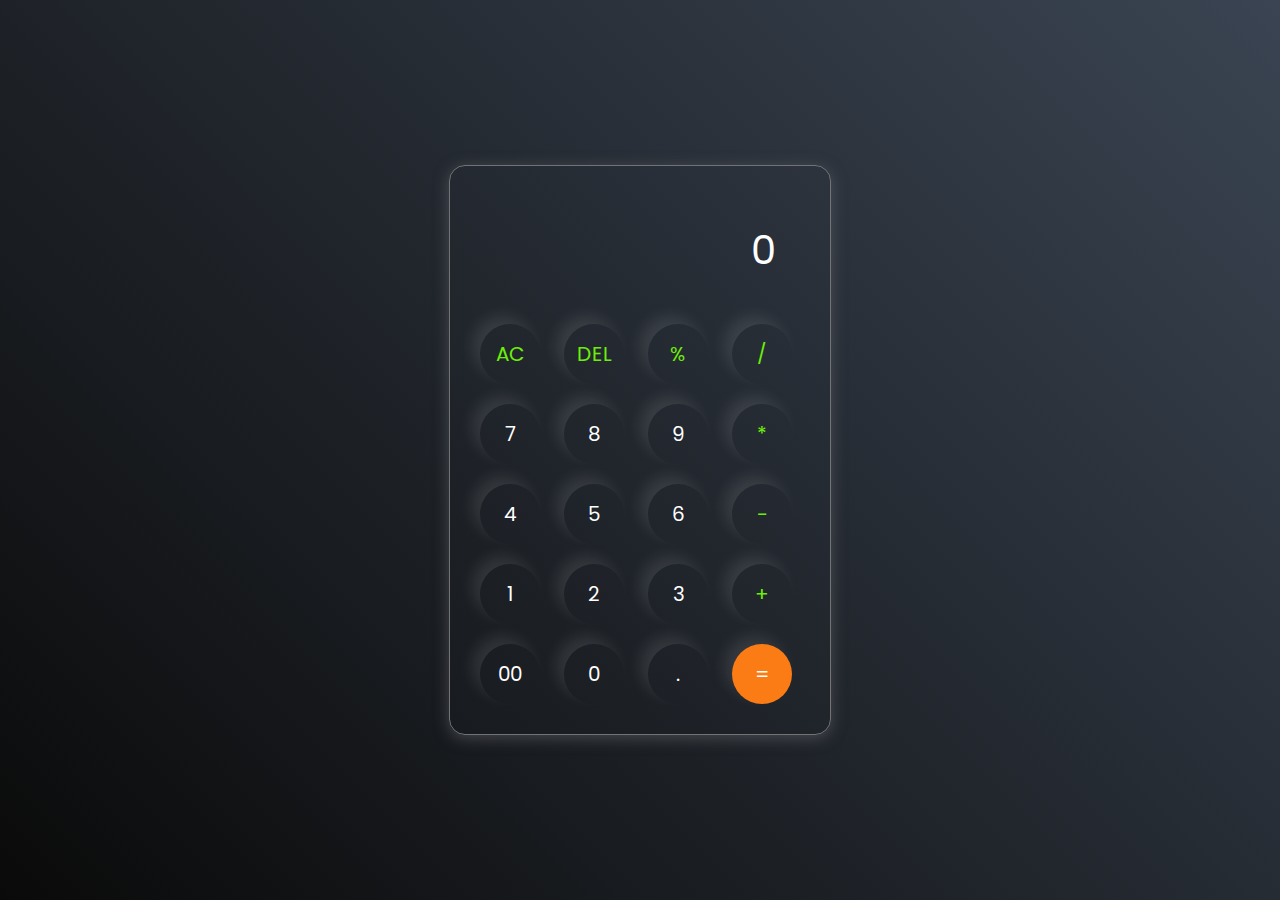
<file: calculator/index.html>
<!DOCTYPE html>
<html lang="en">
  <head>
    <meta charset="UTF-8" />
    <meta http-equiv="X-UA-Compatible" content="IE=edge" />
    <meta name="viewport" content="width=device-width, initial-scale=1.0" />
    <link rel="stylesheet" href="style.css" />
    <title>Calculator</title>
  </head>
  <body>
    <div class="container">
      <div class="calculator">
        <input type="text" id="inputBox" placeholder="0" />
        <div>
          <button class="button operator">AC</button>
          <button class="button operator">DEL</button>
          <button class="button operator">%</button>
          <button class="button operator">/</button>
        </div>
        <div>
          <button class="button">7</button>
          <button class="button">8</button>
          <button class="button">9</button>
          <button class="button operator">*</button>
        </div>
        <div>
          <button class="button">4</button>
          <button class="button">5</button>
          <button class="button">6</button>
          <button class="button operator">-</button>
        </div>
        <div>
          <button class="button">1</button>
          <button class="button">2</button>
          <button class="button">3</button>
          <button class="button operator">+</button>
        </div>

        <div>
          <button class="button">00</button>
          <button class="button">0</button>
          <button class="button">.</button>
          <button class="button equalBtn">=</button>
        </div>
      </div>
    </div>

    <script src="script.js"></script>
  </body>
</html>
</file>
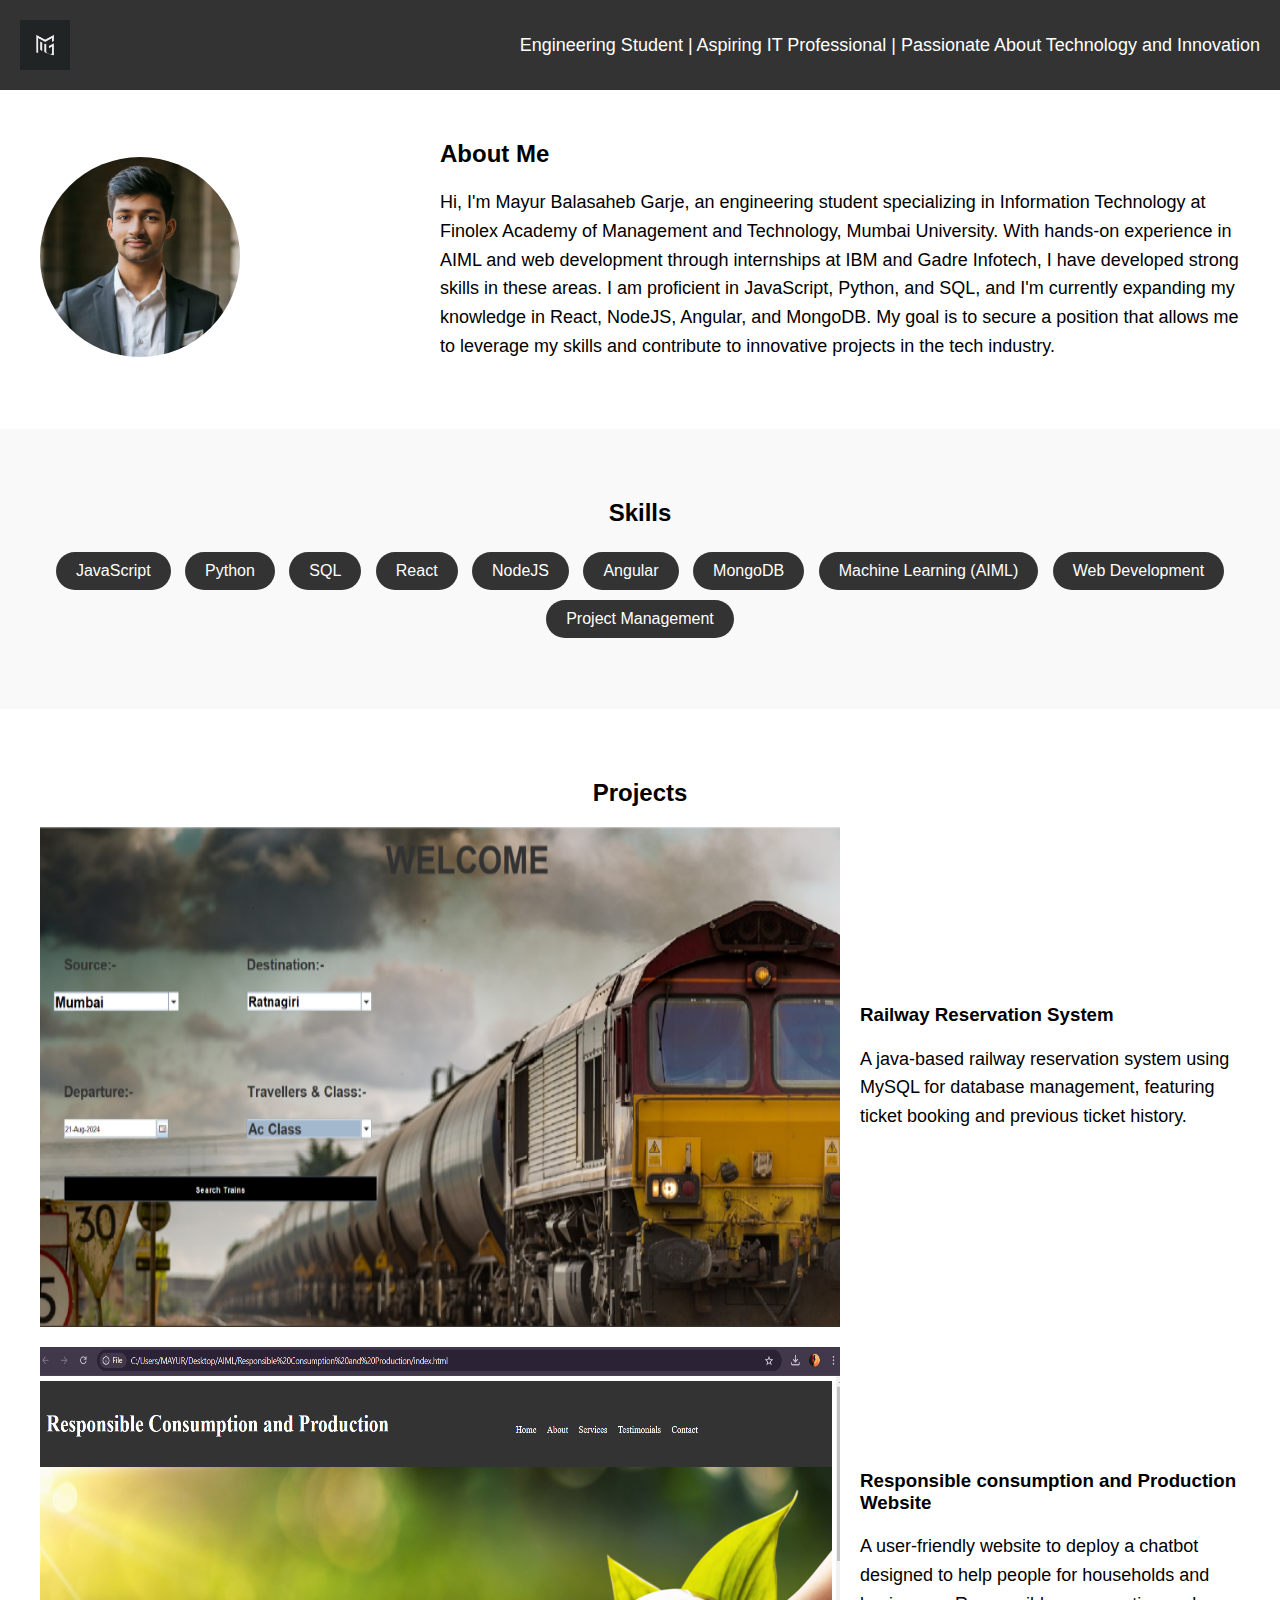
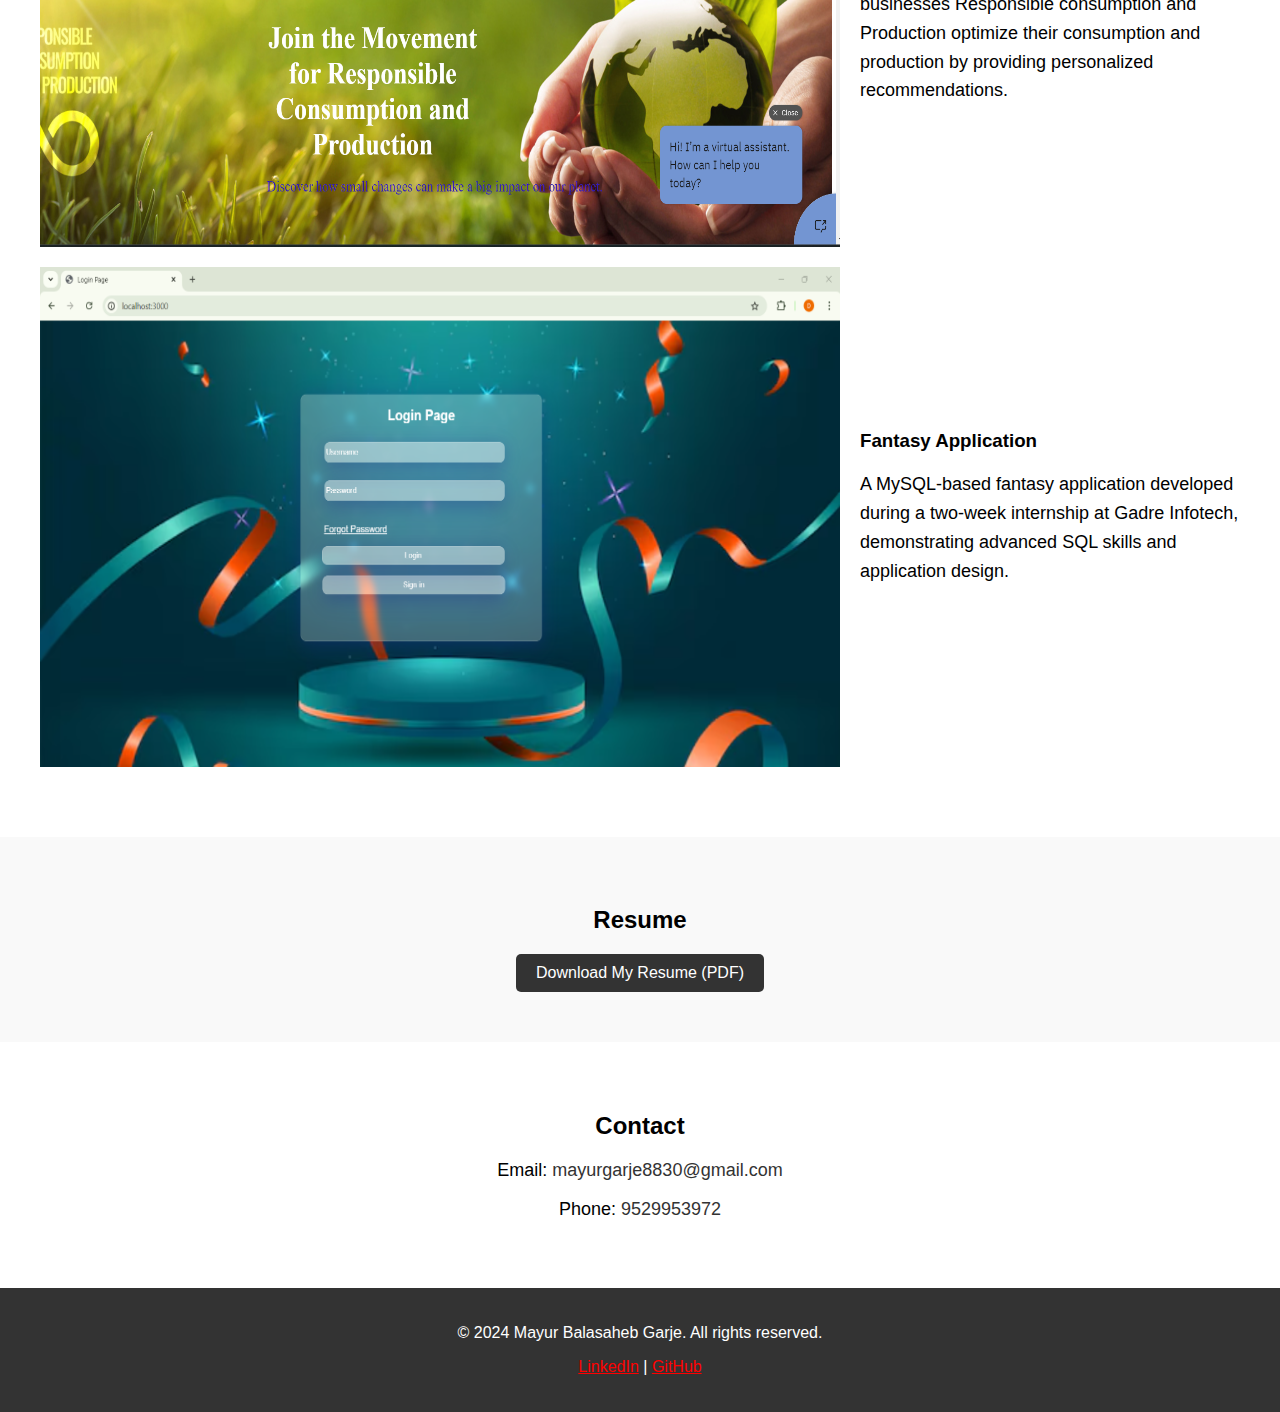
<file: Portfolio_Mayur/Portfolio_Mayur/index.html>
<!DOCTYPE html>
<html lang="en">
<head>
    <meta charset="UTF-8">
    <meta name="viewport" content="width=device-width, initial-scale=1.0">
    <title>Darshan Sanjay Rane - Portfolio</title>
    <link rel="stylesheet" href="styles.css">
</head>
<body>
    <header>
        <div class="header-container">
            <div class="logo">
                <img src="lolo1.jpeg" alt="Logo">
             
            </div>
            <div class="tagline">
                <p>Engineering Student | Aspiring IT Professional | Passionate About Technology and Innovation</p>
            </div>
        </div>
    </header>

    <section class="about">
        <div class="about-container">
            <div class="about-image">
                <img src="myformal.webp">
            </div>
            <div class="about-text">
                <h2>About Me</h2>
                <p>Hi, I'm Mayur Balasaheb Garje, an engineering student specializing in Information Technology at Finolex Academy of Management and Technology, Mumbai University. With hands-on experience in AIML and web development through internships at IBM and Gadre Infotech, I have developed strong skills in these areas. I am proficient in JavaScript, Python, and SQL, and I'm currently expanding my knowledge in React, NodeJS, Angular, and MongoDB. My goal is to secure a position that allows me to leverage my skills and contribute to innovative projects in the tech industry.</p>
            </div>
        </div>
    </section>

    <section class="skills">
        <div class="skills-container">
            <h2>Skills</h2>
            <ul>
                <li>JavaScript</li>
                <li>Python</li>
                <li>SQL</li>
                <li>React</li>
                <li>NodeJS</li>
                <li>Angular</li>
                <li>MongoDB</li>
                <li>Machine Learning (AIML)</li>
                <li>Web Development</li>
                <li>Project Management</li>
            </ul>
        </div>
    </section>
    <section class="projects">
        <div class="projects-container">
            <h2>Projects</h2>
            <div class="project">
                <img src="java.png" alt="Project 1" id="11">
                <div class="project-info">
                    <h3>Railway Reservation System</h3>
                    <p>A java-based railway reservation system using MySQL for database management, featuring ticket booking  and previous ticket history.</p>
                </div>
            </div>
            <div class="project">
                <img src="aiml.png" alt="Project 2">
                <div class="project-info">
                    <h3>Responsible consumption and Production Website</h3>
                    <p>A user-friendly website to deploy a chatbot designed to help people for households and businesses Responsible consumption and Production optimize their  consumption and production by providing personalized recommendations.</p>
                </div>
            </div>
            <div class="project">
                <img src="WEBDEV.png" alt="Project 3">
                <div class="project-info">
                    <h3>Fantasy Application</h3>
                    <p>A MySQL-based fantasy application developed during a two-week internship at Gadre Infotech, demonstrating advanced SQL skills and application design.</p>
                </div>
            </div>
        </div>
    </section>

    <section class="resume">
        <div class="resume-container">
            <h2>Resume</h2>
            <a href=" " download>Download My Resume (PDF)</a>
        </div>
    </section>

    <section class="contact">
        <div class="contact-container">
            <h2>Contact</h2>
            <p>Email: <a href="mailto: mayurgarje8830@gmail.com">mayurgarje8830@gmail.com</a></p>
            <p>Phone: <a href="tel: 9529953972">9529953972</a></p>
        </div>
    </section>

    <footer>
        <div class="footer-container">
            <p>&copy; 2024 Mayur Balasaheb Garje. All rights reserved.</p>
            <p><a style="color: red;" href="https://www.linkedin.com/in/mayur-garje-56a497290/">LinkedIn</a> | <a style="color: red;" href="https://github.com/GARJE-01">GitHub</a></p>
        </div>
    </footer>
</body>
</html>
</file>
<file: calculator/style.css>
@import url('https://fonts.googleapis.com/css2?family=Poppins:wght@500&display=swap');

*{
    margin: 0;
    padding: 0;
    box-sizing: border-box;
    font-family: 'Poppins', sans-serif;
}

body{
    width: 100%;
    height: 100vh;
    display: flex;
    justify-content: center;
    align-items: center;
    background: linear-gradient(45deg, #0a0a0a, #3a4452);
}

.calculator{
    border: 1px solid #717377;
    padding: 20px;
    border-radius: 16px;
    background: transparent;
    box-shadow: 0px 3px 15px rgba(113, 115, 119, 0.5);

}

input{
    width: 320px;
    border: none;
    padding: 24px;
    margin: 10px;
    background: transparent;
    box-shadow: 0px 3px 15px rgbs(84, 84, 84, 0.1);
    font-size: 40px;
    text-align: right;
    cursor: pointer;
    color: #ffffff;
}

input::placeholder{
    color: #ffffff;
}

button{
    border: none;
    width: 60px;
    height: 60px;
    margin: 10px;
    border-radius: 50%;
    background: transparent;
    color: #ffffff;
    font-size: 20px;
    box-shadow: -8px -8px 15px rgba(255, 255, 255, 0.1);
    cursor: pointer;
}

.equalBtn{
    background-color: #fb7c14;
}

.operator{
    color: #6dee0a;
}
</file>
<file: Portfolio_Mayur/Portfolio_Mayur/styles.css>
/* styles.css */
body {
    font-family: Arial, sans-serif;
    margin: 0;
    padding: 0;
    background-color: #f4f4f4;
}

header {
    background-color: #333;
    color: white;
    padding: 20px 0;
}

.header-container {
    max-width: 1536px; /* Adjusted to the width of your image */
    margin: 0 auto;
    padding: 0 20px;
    display: flex;
    justify-content: space-between;
    align-items: center;
}

.logo h1 {
    margin: 0;
    font-size: 24px;
}

.tagline p {
    margin: 0;
    font-size: 18px;
}

.about {
    background-color: white;
    padding: 50px 20px;
}

.about-container {
    max-width: 1200px;
    margin: 0 auto;
    display: flex;
    align-items: center;
    justify-content: space-between;
}

.about-image img {
    border-radius: 50%;
    width: 200px;
    height: auto;
    object-fit: cover;
    margin-right: 20px;
}

.about-text {
    max-width: 800px;
}

.about-text h2 {
    margin-top: 0;
}

.about-text p {
    line-height: 1.6;
    font-size: 18px;
}

.skills {
    background-color: #f9f9f9;
    padding: 50px 20px;
}

.skills-container {
    max-width: 1200px;
    margin: 0 auto;
    text-align: center;
}

.skills h2 {
    margin-bottom: 20px;
}

.skills ul {
    list-style: none;
    padding: 0;
}

.skills li {
    display: inline-block;
    background-color: #333;
    color: white;
    padding: 10px 20px;
    margin: 5px;
    border-radius: 20px;
}

.projects {
    background-color: white;
    padding: 50px 20px;
}

.projects-container {
    max-width: 1200px;
    margin: 0 auto;
}

.projects h2 {
    text-align: center;
    margin-bottom: 20px;
}

.project {
    display: flex;
    align-items: center;
    margin-bottom: 20px;
}

.project img {
    width: 800px; /* Adjusted to the width of your project images */
    height: 500px; /* Adjusted to the height of your project images */
    /* object-fit: cover; */
    margin-right: 20px;
}

.project-info {
    max-width: 800px;
}

.project-info h3 {
    margin-top: 0;
}

.project-info p {
    line-height: 1.6;
    font-size: 18px;
}

/* Optional: Style for the logo image if you have one */
.logo img {
    max-height: 50px;
    margin-right: 10px;
    vertical-align: middle;
}

.resume {
    background-color: #f9f9f9;
    padding: 50px 20px;
    text-align: center;
}

.resume-container {
    max-width: 1200px;
    margin: 0 auto;
}

.resume h2 {
    margin-bottom: 20px;
}

.resume a {
    display: inline-block;
    background-color: #333;
    color: white;
    padding: 10px 20px;
    text-decoration: none;
    border-radius: 5px;
}

.contact {
    background-color: white;
    padding: 50px 20px;
    text-align: center;
}

.contact-container {
    max-width: 1200px;
    margin: 0 auto;
}

.contact h2 {
    margin-bottom: 20px;
}

.contact p {
    font-size: 18px;
}

.contact a {
    color: #333;
    text-decoration: none;
}

.contact a:hover {
    text-decoration: underline;
}

footer {
    background-color: #333;
    color: white;
    padding: 20px 0;
    text-align: center;
}

.footer-container {
    max-width: 1200px;
    margin: 0 auto;
    
}

.footer a {
    color: white;
    text-decoration: none;
    margin: 0 10px;
}

.footer a:hover {
    text-decoration: underline;
}
</file>
